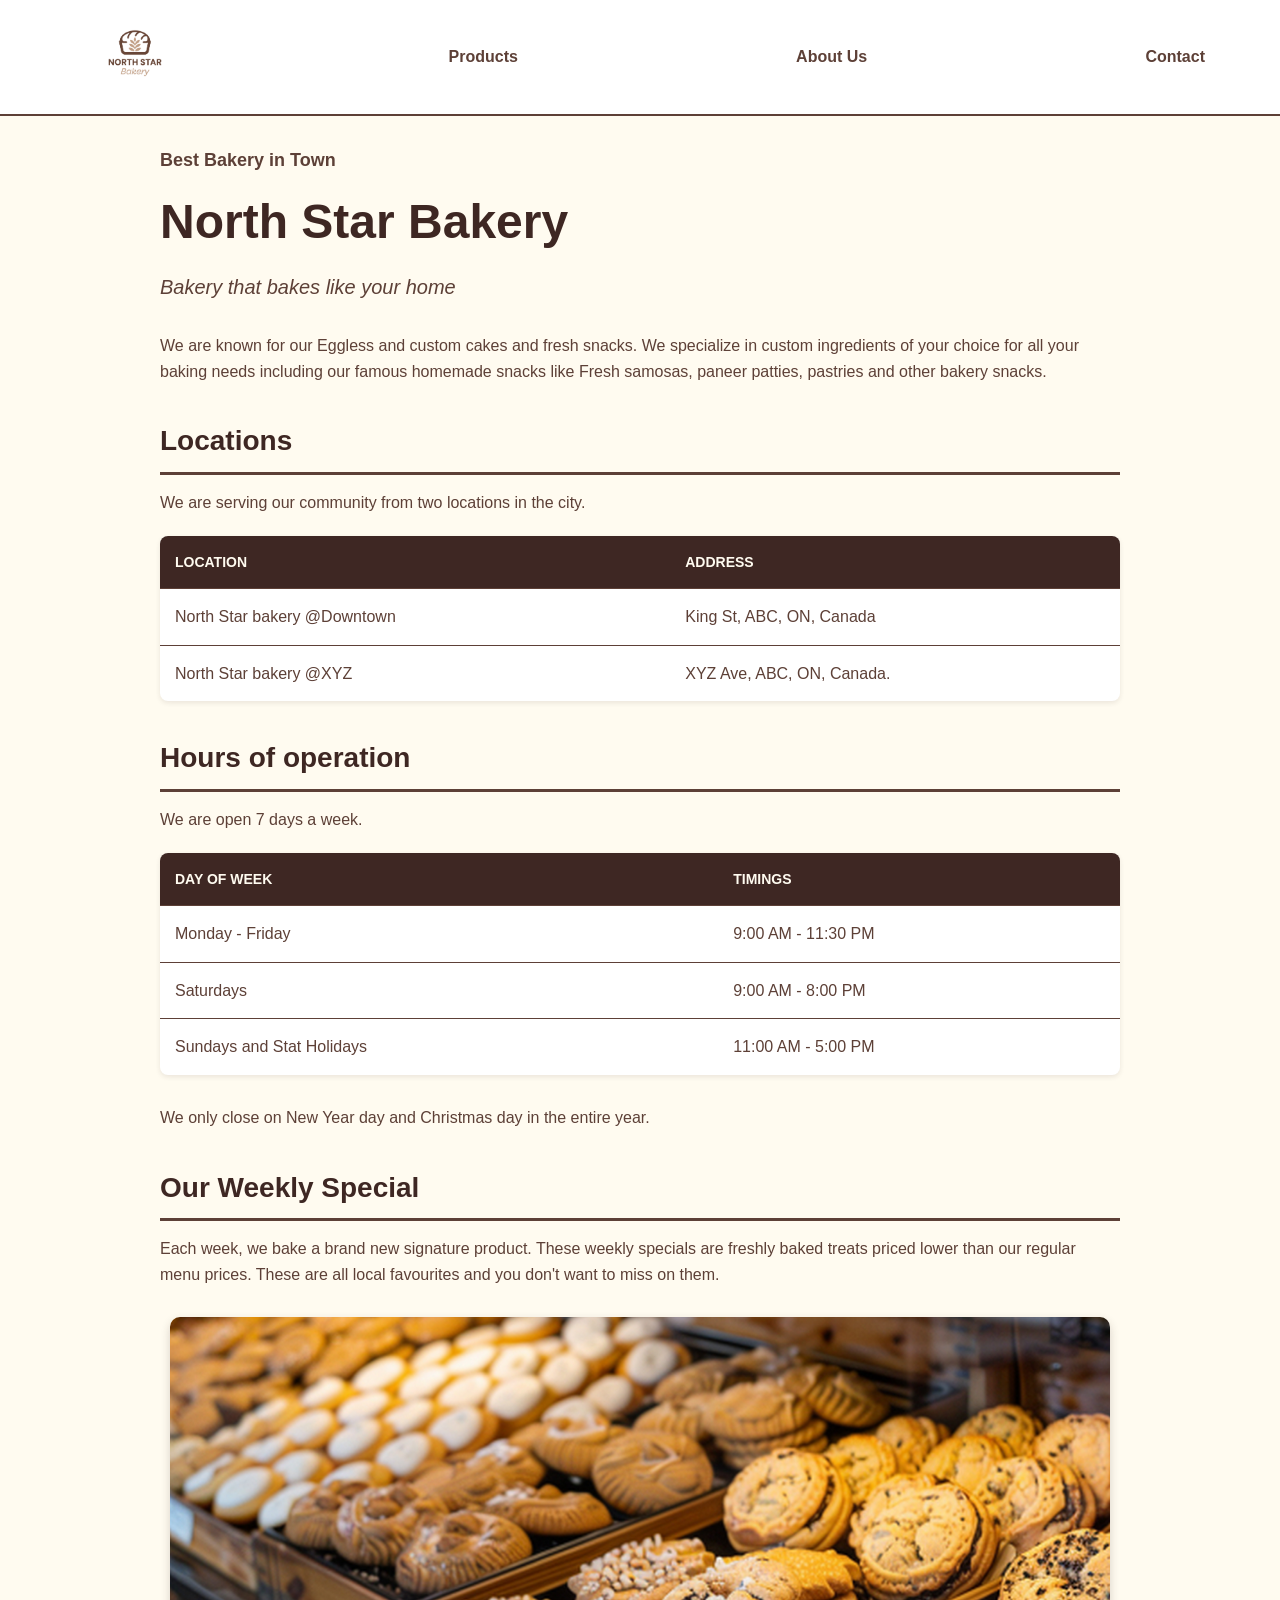
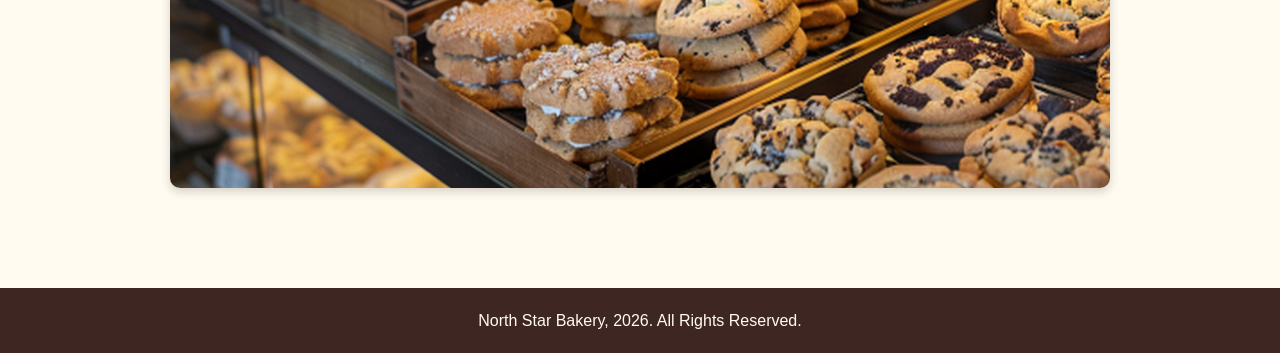
<file: index.html>
<!doctype html>
<html lang="en">
  <head>
    <meta charset="UTF-8" />
    <meta name="viewport" content="width=device-width, initial-scale=1.0" />
    <title>North Star Bakery</title>
    <link rel="stylesheet" href="style.css" />
  </head>
  <body>
    <header>
      <nav>
        <a href="index.html">
          <img
            src="images/bakery-logo_c.png"
            alt="North Star Bakery Home"
            width="100"
          />
        </a>
        <a href="pages/products.html">Products</a>
        <a href="pages/about.html">About Us</a>
        <a href="pages/contact.html">Contact</a>
      </nav>
    </header>
    <main>
      <!-- Welcome message -->
      <p>Best Bakery in Town</p>
      <h1>North Star Bakery</h1>
      <p>Bakery that bakes like your home</p>
      <!-- Summary -->
      <p>
        We are known for our Eggless and custom cakes and fresh snacks. We
        specialize in custom ingredients of your choice for all your baking
        needs including our famous homemade snacks like Fresh samosas, paneer
        patties, pastries and other bakery snacks.
      </p>
      <!-- Location -->
      <h2>Locations</h2>
      <p>We are serving our community from two locations in the city.</p>
      <table>
        <tr>
          <th>Location</th>
          <th>Address</th>
        </tr>
        <tr>
          <td>North Star bakery @Downtown&emsp;</td>
          <td>King St, ABC, ON, Canada</td>
        </tr>
        <tr>
          <td>North Star bakery @XYZ</td>
          <td>XYZ Ave, ABC, ON, Canada.</td>
        </tr>
      </table>
      <!-- Hours and location snippets -->
      <h2>Hours of operation</h2>
      <p>We are open 7 days a week.</p>
      <table>
        <tr>
          <th>Day of week</th>
          <th>Timings</th>
        </tr>
        <tr>
          <td>Monday - Friday&emsp;</td>
          <td>9:00 AM - 11:30 PM</td>
        </tr>
        <tr>
          <td>Saturdays</td>
          <td>9:00 AM - 8:00 PM</td>
        </tr>
        <tr>
          <td>Sundays and Stat Holidays&emsp;</td>
          <td>11:00 AM - 5:00 PM</td>
        </tr>
      </table>
      <p>We only close on New Year day and Christmas day in the entire year.</p>
      <!-- featured item of the week -->
      <h2>Our Weekly Special</h2>
      <p>
        Each week, we bake a brand new signature product. These weekly specials
        are freshly baked treats priced lower than our regular menu prices.
        These are all local favourites and you don't want to miss on them.
      </p>
      <picture>
        <source
          srcset="images/bakery-feature-large_c.png"
          media="(width > 480px)"
        />
        <img
          src="images/bakery-feature-small_c.png"
          alt="Featured baked items displayed in the baker's rack"
          style="max-width: 98%; object-fit: fill"
        />
      </picture>
    </main>
    <footer>
      <p>North Star Bakery, 2026. All Rights Reserved.</p>
    </footer>
  </body>
</html>
</file>
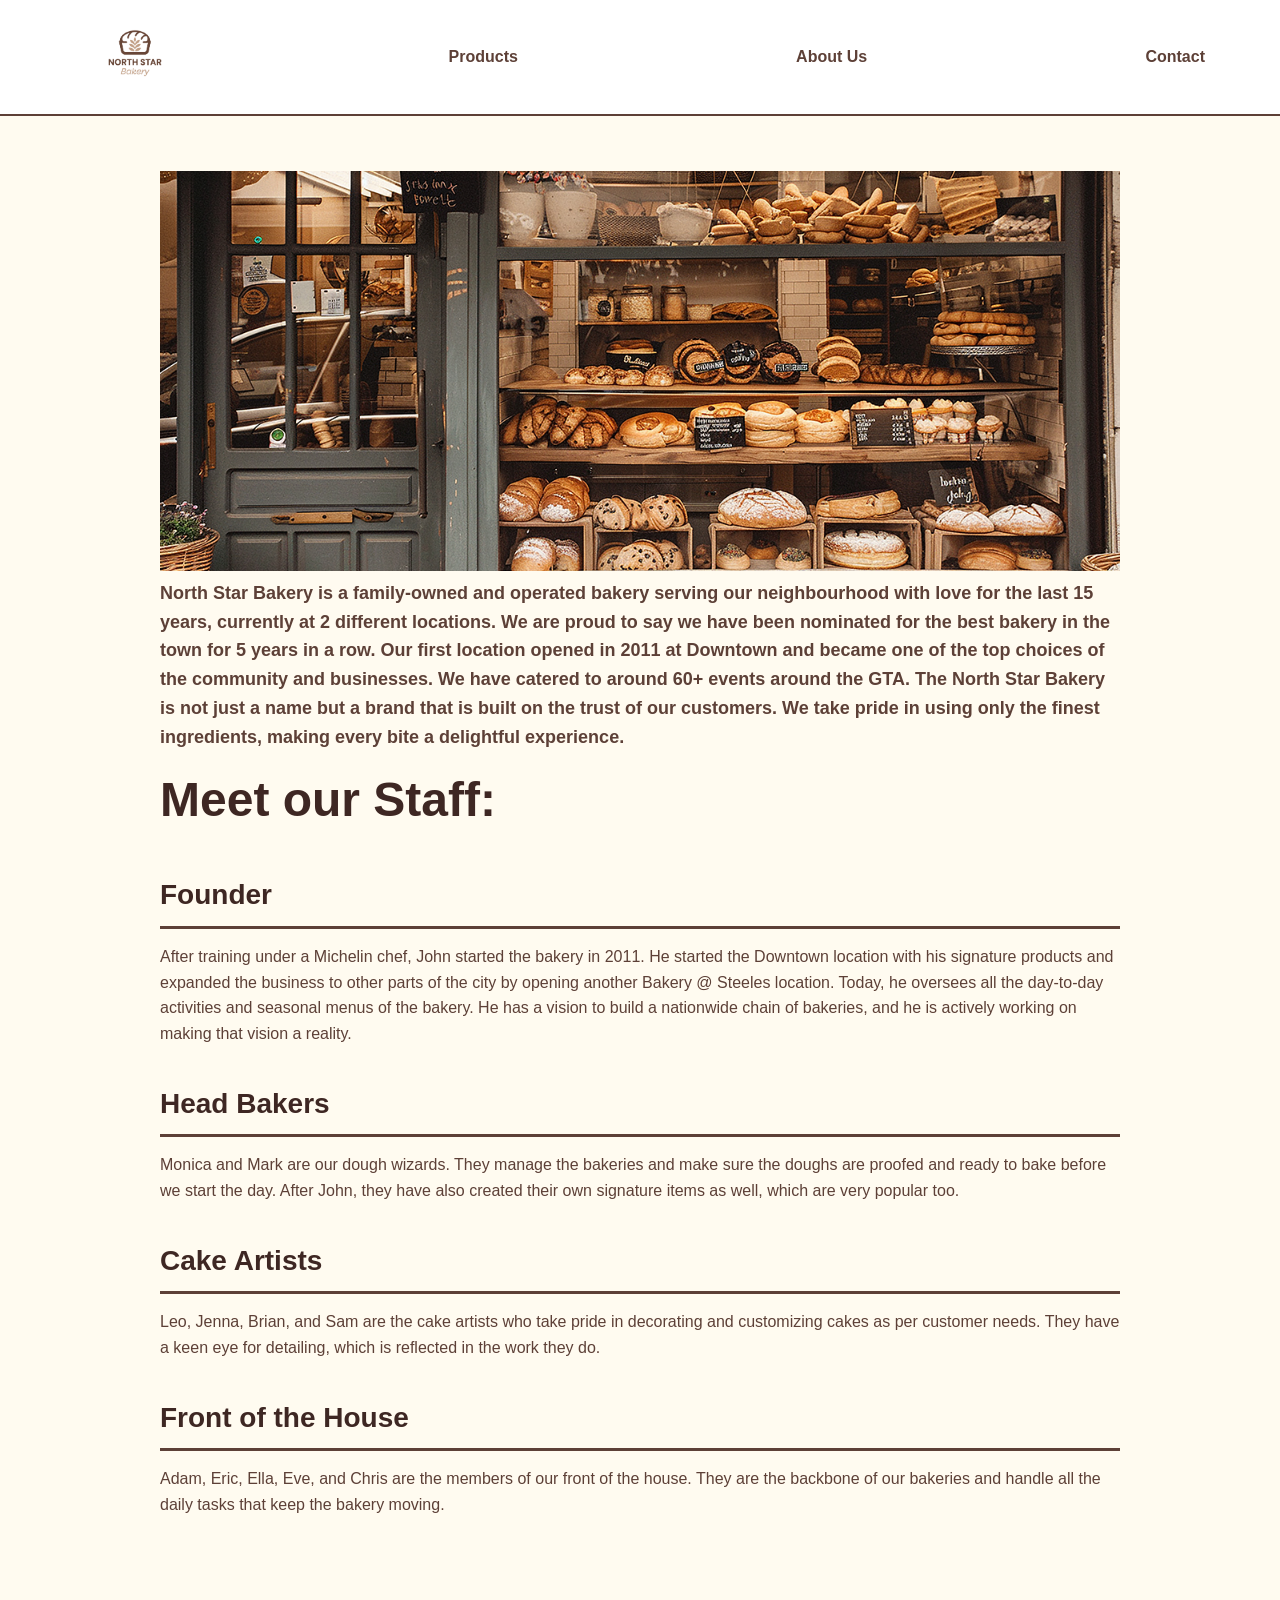
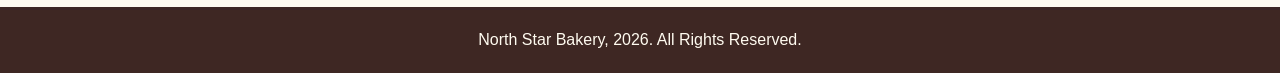
<file: pages/about.html>
<!doctype html>
<html lang="en">
  <head>
    <meta charset="UTF-8" />
    <meta name="viewport" content="width=device-width, initial-scale=1.0" />
    <title>About Us</title>
    <link rel="stylesheet" href="../style.css" />
  </head>
  <body>
    <header>
      <nav>
        <a href="../index.html">
          <img
            src="../images/bakery-logo_c.png"
            alt="North Star Bakery Home"
            width="100"
          />
        </a>
        <a href="products.html">Products</a>
        <a href="about.html">About Us</a>
        <a href="contact.html">Contact</a>
      </nav>
    </header>
    <main>
      <br />
      <img
        src="../images/bakery-storefront_c.png"
        width="100%"
        height="400"
        style="object-fit: cover"
        alt="Bakery Store front"
      />
      <p>
        North Star Bakery is a family-owned and operated bakery serving our
        neighbourhood with love for the last 15 years, currently at 2 different
        locations. We are proud to say we have been nominated for the best
        bakery in the town for 5 years in a row. Our first location opened in
        2011 at Downtown and became one of the top choices of the community and
        businesses. We have catered to around 60+ events around the GTA. The
        North Star Bakery is not just a name but a brand that is built on the
        trust of our customers. We take pride in using only the finest
        ingredients, making every bite a delightful experience.
      </p>

      <h1>Meet our Staff:</h1>

      <h2>Founder</h2>
      <p>
        After training under a Michelin chef, John started the bakery in 2011.
        He started the Downtown location with his signature products and
        expanded the business to other parts of the city by opening another
        Bakery @ Steeles location. Today, he oversees all the day-to-day
        activities and seasonal menus of the bakery. He has a vision to build a
        nationwide chain of bakeries, and he is actively working on making that
        vision a reality.
      </p>

      <h2>Head Bakers</h2>
      <p>
        Monica and Mark are our dough wizards. They manage the bakeries and make
        sure the doughs are proofed and ready to bake before we start the day.
        After John, they have also created their own signature items as well,
        which are very popular too.
      </p>

      <h2>Cake Artists</h2>
      <p>
        Leo, Jenna, Brian, and Sam are the cake artists who take pride in
        decorating and customizing cakes as per customer needs. They have a keen
        eye for detailing, which is reflected in the work they do.
      </p>

      <h2>Front of the House</h2>
      <p>
        Adam, Eric, Ella, Eve, and Chris are the members of our front of the
        house. They are the backbone of our bakeries and handle all the daily
        tasks that keep the bakery moving.
      </p>
    </main>
    <footer>
      <p>North Star Bakery, 2026. All Rights Reserved.</p>
    </footer>
  </body>
</html>
</file>
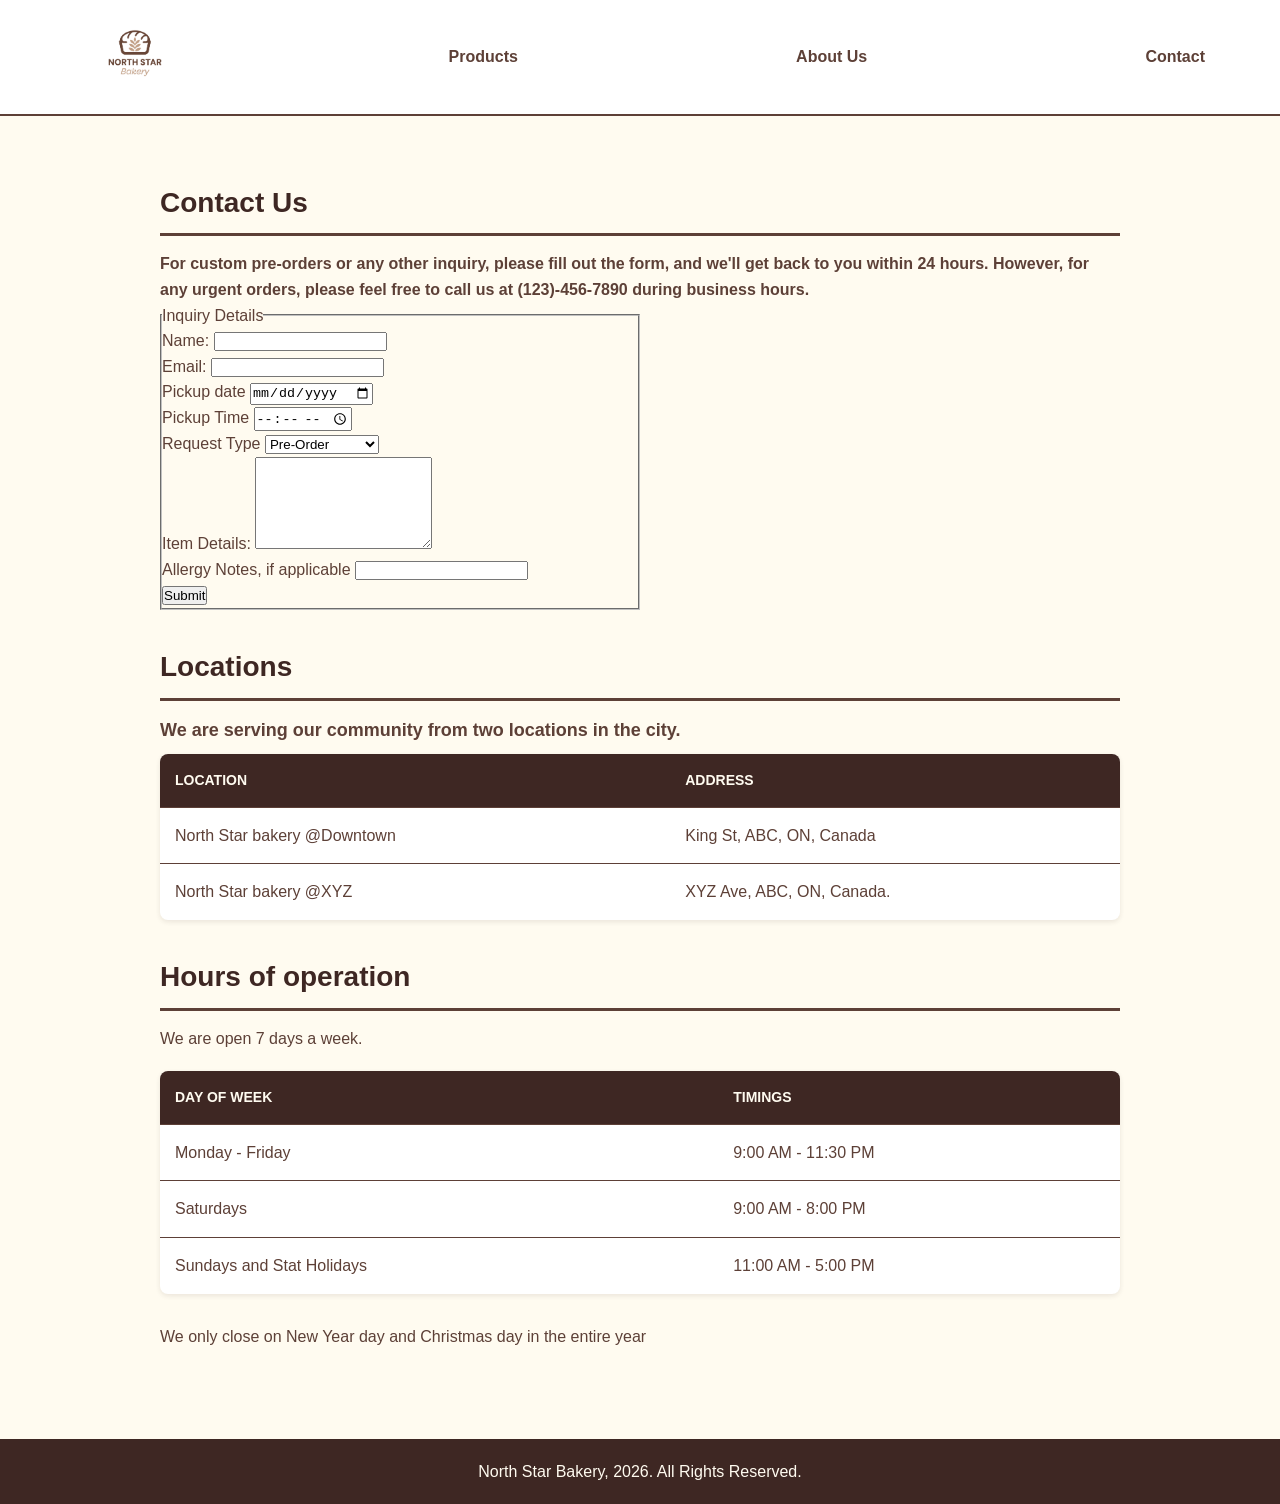
<file: pages/contact.html>
<!doctype html>
<html lang="en">
  <head>
    <meta charset="UTF-8" />
    <meta name="viewport" content="width=device-width, initial-scale=1.0" />
    <title>Contact</title>
    <link rel="stylesheet" href="../style.css" />
  </head>
  <body>
    <header>
      <nav>
        <a href="../index.html">
          <img
            src="../images/bakery-logo_c.png"
            alt="North Star Bakery Home"
            width="100"
          />
        </a>
        <a href="products.html">Products</a>
        <a href="about.html">About Us</a>
        <a href="contact.html">Contact</a>
      </nav>
    </header>
    <main>
      <h2>Contact Us</h2>
      <h4>
        For custom pre-orders or any other inquiry, please fill out the form,
        and we'll get back to you within 24 hours. However, for any urgent
        orders, please feel free to call us at (123)-456-7890 during business
        hours.
      </h4>
      <form action="#" method="POST" id="inquiry-form" style="max-width: 480px">
        <fieldset>
          <legend>Inquiry Details</legend>
          <div>
            <label for="name">Name:</label>
            <input type="text" id="name" name="name" required />
          </div>
          <div>
            <label for="email">Email:</label>
            <input type="email" id="email" name="email" required />
          </div>
          <div>
            <label for="pick-up-date">Pickup date</label>
            <input type="date" id="pick-up-date" name="pick-up-date" required />
          </div>
          <div>
            <label for="pick-up-time">Pickup Time</label>
            <input type="time" id="pick-up-time" name="pick-up-time" required />
          </div>
          <div>
            <label for="inquiry-type">Request Type</label>
            <select id="inquiry-type" name="inquiry-type">
              <option value="pre-order" selected>Pre-Order</option>
              <option value="general-inquiry">General Inquiry</option>
            </select>
          </div>
          <div>
            <label for="item-details">Item Details:</label>
            <textarea
              id="item-details"
              name="item-details"
              rows="6"
              required
            ></textarea>
          </div>
          <div>
            <label for="notes">Allergy Notes, if applicable</label>
            <input type="text" id="notes" name="notes" />
          </div>
          <button type="submit">Submit</button>
        </fieldset>
      </form>
      <h2>Locations</h2>
      <p>We are serving our community from two locations in the city.</p>
      <table>
        <tr>
          <th>Location</th>
          <th>Address</th>
        </tr>
        <tr>
          <td>North Star bakery @Downtown&emsp;</td>
          <td>King St, ABC, ON, Canada</td>
        </tr>
        <tr>
          <td>North Star bakery @XYZ</td>
          <td>XYZ Ave, ABC, ON, Canada.</td>
        </tr>
      </table>
      <!-- Hours and location snippets -->
      <h2>Hours of operation</h2>
      <p>We are open 7 days a week.</p>
      <table>
        <tr>
          <th>Day of week</th>
          <th>Timings</th>
        </tr>
        <tr>
          <td>Monday - Friday&emsp;</td>
          <td>9:00 AM - 11:30 PM</td>
        </tr>
        <tr>
          <td>Saturdays</td>
          <td>9:00 AM - 8:00 PM</td>
        </tr>
        <tr>
          <td>Sundays and Stat Holidays&emsp;</td>
          <td>11:00 AM - 5:00 PM</td>
        </tr>
      </table>
      <p>We only close on New Year day and Christmas day in the entire year</p>
    </main>
    <footer>
      <p>North Star Bakery, 2026. All Rights Reserved.</p>
    </footer>
  </body>
</html>
</file>
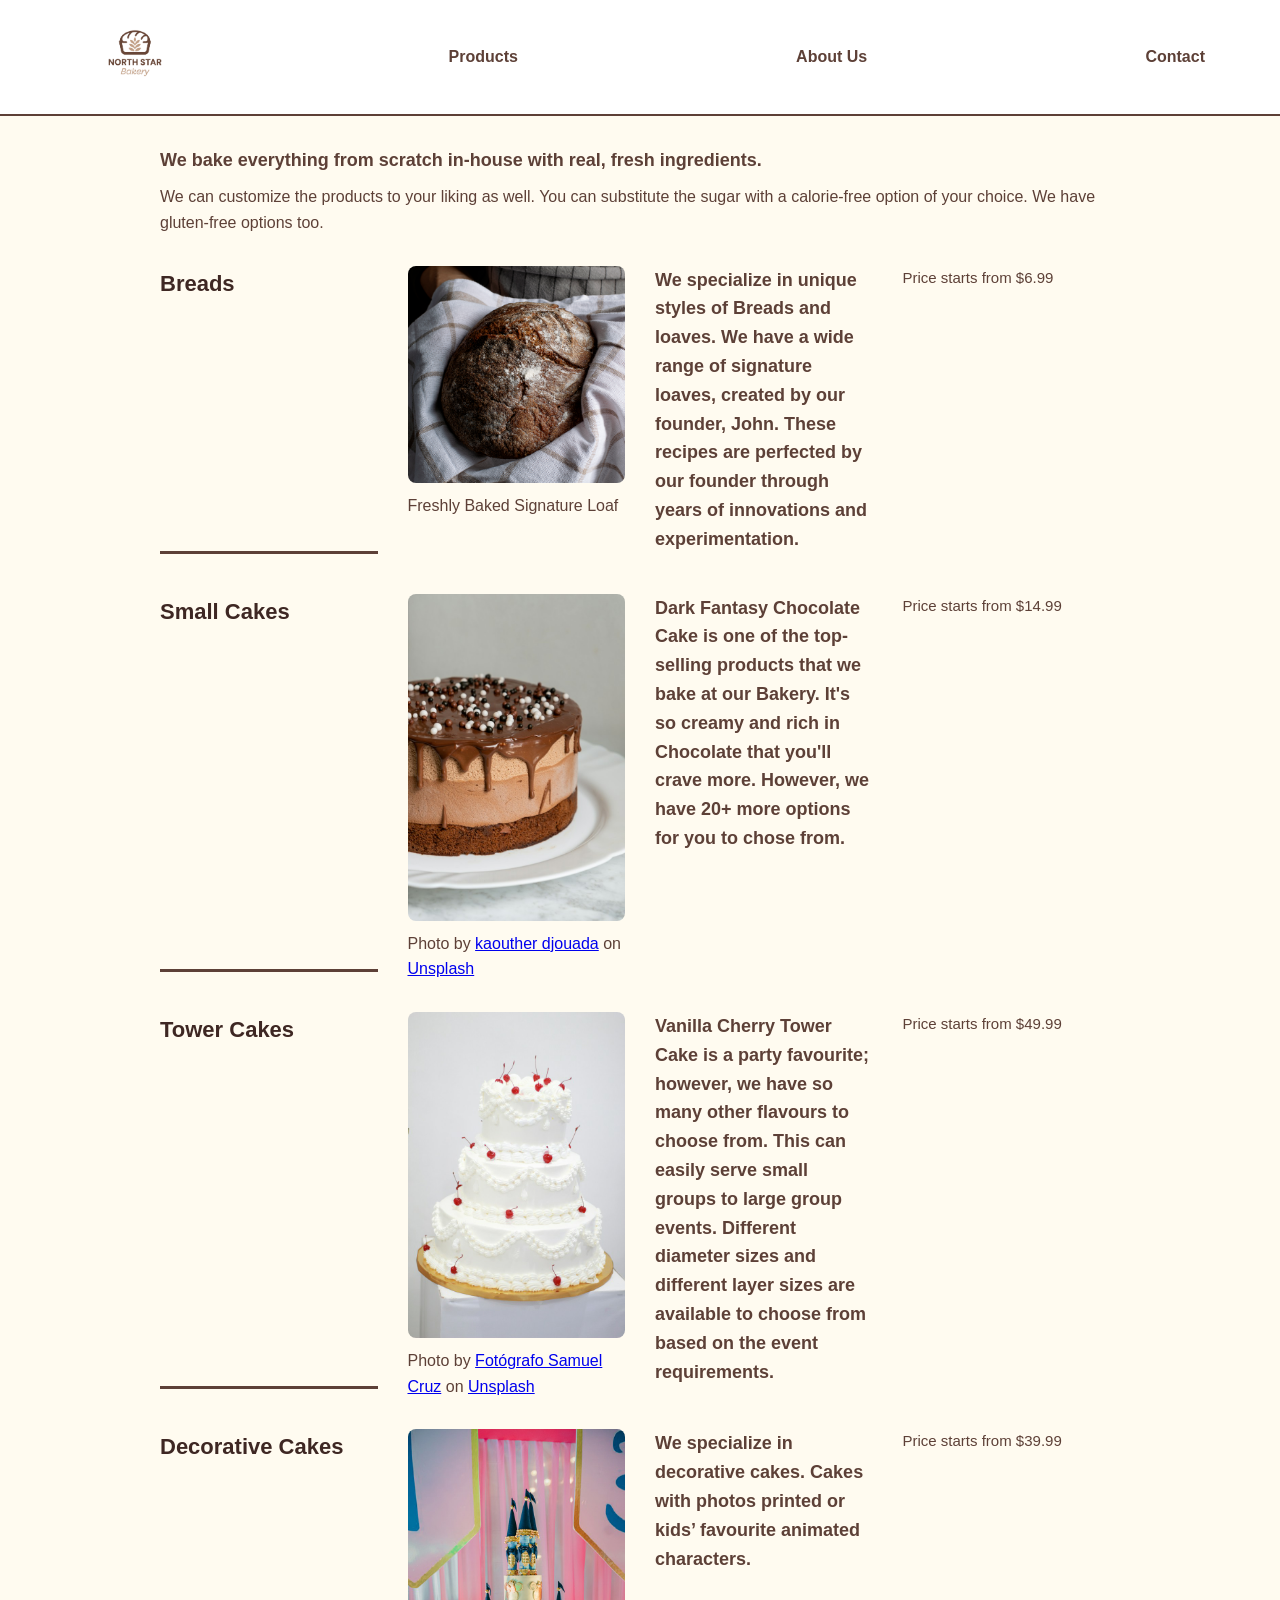
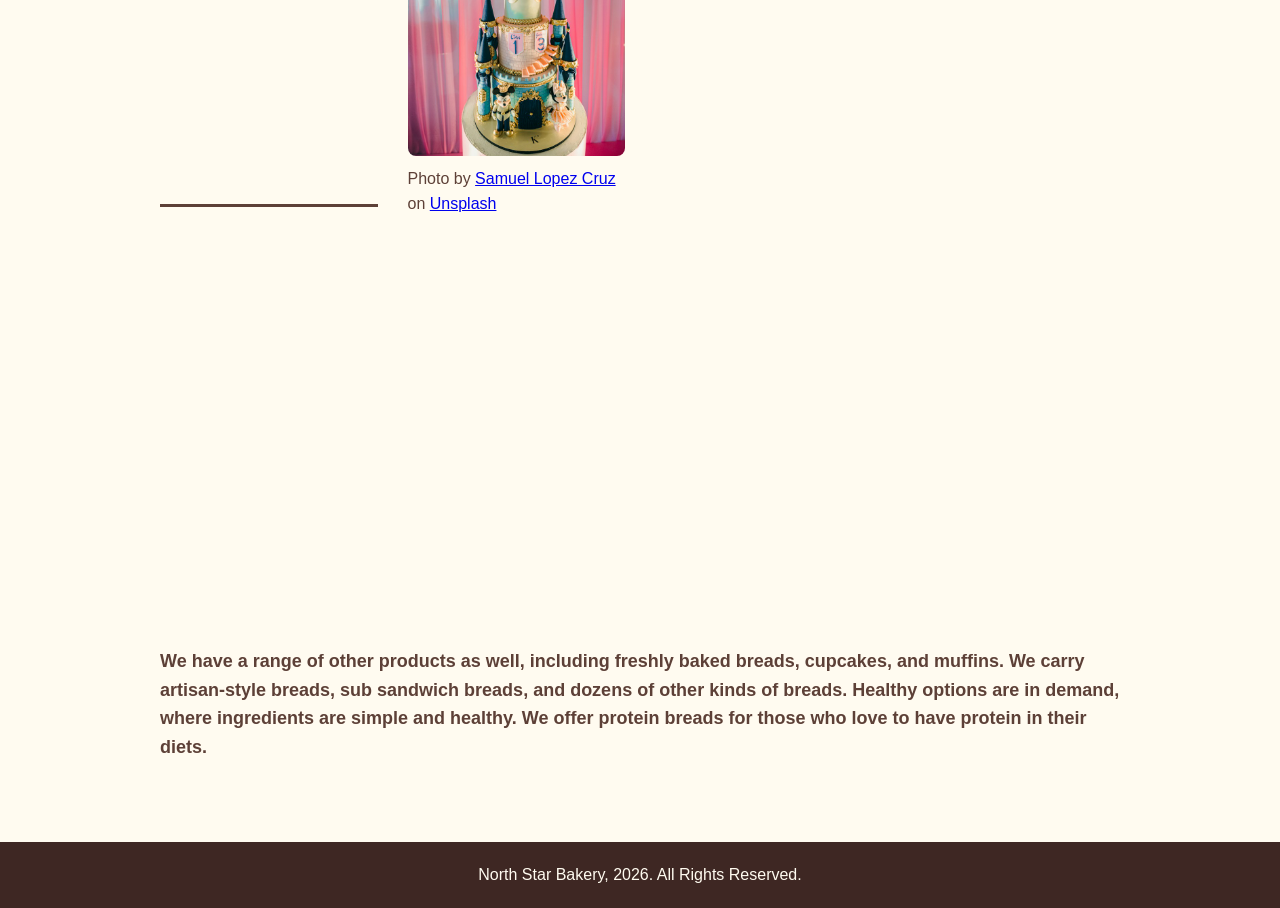
<file: pages/products.html>
<!doctype html>
<html lang="en">
  <head>
    <meta charset="UTF-8" />
    <meta name="viewport" content="width=device-width, initial-scale=1.0" />
    <title>Products</title>
    <link rel="stylesheet" href="../style.css" />
  </head>
  <body>
    <header>
      <nav>
        <a href="../index.html">
          <img
            src="../images/bakery-logo_c.png"
            alt="North Star Bakery Home"
            width="100"
          />
        </a>
        <a href="products.html">Products</a>
        <a href="about.html">About Us</a>
        <a href="contact.html">Contact</a>
      </nav>
    </header>
    <main>
      <p>
        We bake everything from scratch in-house with real, fresh ingredients.
      </p>
      <p>
        We can customize the products to your liking as well. You can substitute
        the sugar with a calorie-free option of your choice. We have gluten-free
        options too.
      </p>
      <div>
        <h2>Breads</h2>
        <figure>
          <img
            src="../images/bakery-signature-loaf_c.png"
            alt="Baker is holding a freshly baked Signature Loaf"
            width="300"
            height="300"
          />
          <figcaption>Freshly Baked Signature Loaf</figcaption>
        </figure>
        <p>
          We specialize in unique styles of Breads and loaves. We have a wide
          range of signature loaves, created by our founder, John. These recipes
          are perfected by our founder through years of innovations and
          experimentation.
        </p>
        <p>Price starts from $6.99</p>
      </div>
      <div>
        <h2>Small Cakes</h2>
        <figure>
          <img
            src="../images/dark-fantasy-choco-cake.jpg"
            alt="Dark Chocolate Cake displayed in a tray"
            width="300"
            height="300"
          />
          <figcaption>
            Photo by
            <a
              href="https://unsplash.com/@__kaouther_?utm_source=unsplash&utm_medium=referral&utm_content=creditCopyText"
              >kaouther djouada</a
            >
            on
            <a
              href="https://unsplash.com/photos/chocolate-mousse-cake-with-sugar-pearls-hcEDfkiVmMI?utm_source=unsplash&utm_medium=referral&utm_content=creditCopyText"
              >Unsplash
            </a>
          </figcaption>
        </figure>
        <p>
          Dark Fantasy Chocolate Cake is one of the top-selling products that we
          bake at our Bakery. It's so creamy and rich in Chocolate that you'll
          crave more. However, we have 20+ more options for you to chose from.
        </p>
        <p>Price starts from $14.99</p>
      </div>
      <div>
        <h2>Tower Cakes</h2>
        <figure>
          <img
            src="../images/tower-party-cake.jpg"
            alt="3 stacked layered Vanilla cherry flavoured cake on a table"
            width="300"
            height="300"
          />
          <figcaption>
            Photo by
            <a
              href="https://unsplash.com/@fotografosamuelcruz?utm_source=unsplash&utm_medium=referral&utm_content=creditCopyText"
              >Fotógrafo Samuel Cruz</a
            >
            on
            <a
              href="https://unsplash.com/photos/a-three-tiered-white-cake-decorated-with-cherries-7DupffJckx8?utm_source=unsplash&utm_medium=referral&utm_content=creditCopyText"
              >Unsplash</a
            >
          </figcaption>
        </figure>
        <p>
          Vanilla Cherry Tower Cake is a party favourite; however, we have so
          many other flavours to choose from. This can easily serve small groups
          to large group events. Different diameter sizes and different layer
          sizes are available to choose from based on the event requirements.
        </p>
        <p>Price starts from $49.99</p>
      </div>
      <div>
        <h2>Decorative Cakes</h2>
        <figure>
          <img
            src="../images/decorative-special-cake.jpg"
            alt="Disney castle with Disney Characters Decorative Cake on display"
            width="300"
            height="300"
          />
          <figcaption>
            Photo by
            <a
              href="https://unsplash.com/@fotogugu?utm_source=unsplash&utm_medium=referral&utm_content=creditCopyText"
              >Samuel Lopez Cruz</a
            >
            on
            <a
              href="https://unsplash.com/photos/a-multi-tiered-castle-cake-with-mickey-and-minnie-mouse-JVjoiUJM9lI?utm_source=unsplash&utm_medium=referral&utm_content=creditCopyText"
              >Unsplash</a
            >
          </figcaption>
        </figure>
        <p>
          We specialize in decorative cakes. Cakes with photos printed or kids’
          favourite animated characters.
        </p>
        <p>Price starts from $39.99</p>
      </div>
      <div>
        <video
          autoplay
          muted
          playsinline
          aria-label="Freshly Baked hot breads are being removed from the oven."
        >
          <source
            src="../assets/videos/bakery-behind-scenes_c.mp4"
            type="video/mp4"
          />
          <p>HTML5 video is not supported by your browser</p>
        </video>
        <p>
          We have a range of other products as well, including freshly baked
          breads, cupcakes, and muffins. We carry artisan-style breads, sub
          sandwich breads, and dozens of other kinds of breads. Healthy options
          are in demand, where ingredients are simple and healthy. We offer
          protein breads for those who love to have protein in their diets.
        </p>
      </div>
    </main>
    <footer>
      <p>North Star Bakery, 2026. All Rights Reserved.</p>
    </footer>
  </body>
</html>
</file>
<file: style.css>
* {
  margin: 0;
  padding: 0;
  box-sizing: border-box;
}

body {
  font-family: Arial, sans-serif;
  line-height: 1.6;
  color: #5d4037;
  background-color: #fffbf0;
}


/* header & nav */
header {
  background-color: #fff;
  padding: 15px 0;
  border-bottom: 2px solid #5d4037;
  position: sticky;
  top: 0;
  z-index: 100;
}

nav {
  display: flex;
  align-items: center;
  justify-content: space-between;
  max-width: 1200px;
  margin: 0 auto;
  padding: 0 20px;
}

nav img {
  height: 60px;
  width: auto;
}

nav a {
  text-decoration: none;
  color: #5d4037;
  font-weight: bold;
  margin-left: 25px;
  font-size: 16px;
  padding: 8px 15px;
  border-radius: 5px;
  transition: background-color 0.3s ease;
}

nav a:hover {
  background-color: #fffbf0;
}


/* main content */
main {
  max-width: 1000px;
  margin: 0 auto;
  padding: 30px 20px;
}

main p:first-of-type {
  font-size: 18px;
  font-weight: bold;
  color: #5d4037;
  margin-bottom: 10px;
}

h1 {
  font-size: 48px;
  color: #3e2723;
  margin-bottom: 10px;
  font-weight: bold;
}

main h1 + p {
  font-size: 20px;
  color: #5d4037;
  margin-bottom: 30px;
  font-style: italic;
}

main p {
  margin-bottom: 20px;
  font-size: 16px;
}

h2 {
  font-size: 28px;
  color: #3e2723;
  margin: 35px 0 15px 0;
  border-bottom: 3px solid #5d4037;
  padding-bottom: 8px;
}

/* table style.. */
table {
  width: 100%;
  border-collapse: collapse;
  margin-bottom: 30px;
  background-color: #fff;
  border-radius: 8px;
  overflow: hidden;
  box-shadow: 0 2px 5px rgba(62, 39, 35, 0.1);
}

th, td {
  padding: 15px;
  text-align: left;
  border-bottom: 1px solid #5d4037;
}

th {
  background-color: #3e2723;
  color: #fffbf0;
  font-weight: bold;
  text-transform: uppercase;
  font-size: 14px;
}

tr:last-child td {
  border-bottom: none;
}

tr:hover {
  background-color: #fffbf0;
}

/* hero item */
main picture {
  text-align: center;
  margin: 30px 0;
  display: block;
}

main picture img {
  max-width: 100%;
  height: auto;
  border-radius: 10px;
  box-shadow: 0 4px 10px rgba(62, 39, 35, 0.2);
  display: block;
  margin: 0 auto;
}

/* footer stye */
footer {
  background-color: #3e2723;
  color: #fffbf0;
  text-align: center;
  padding: 20px;
  margin-top: 40px;
}

main > div {
  display: grid;
  grid-template-columns: repeat(auto-fit, minmax(280px, 1fr));
  gap: 30px;
  margin-top: 30px;
}

main > div:last-child {
  grid-column: 1 / -1;
  display: flex;
  flex-direction: column;
  align-items: center;
}

/* desktop4 columns */
@media (min-width: 1024px) {
  main > div {
    grid-template-columns: repeat(4, 1fr);
  }
}

/* 2 columns desktop */
@media (min-width: 768px) and (max-width: 1023px) {
  main > div {
    grid-template-columns: repeat(2, 1fr);
  }
}

/* Mobile - only single column */
@media (max-width: 767px) {
  main > div {
    grid-template-columns: 1fr;
  }
}

main > div img {
  max-width: 100%;
  height: auto;
  border-radius: 8px;
  margin-bottom: 10px;
  display: block;
  margin-left: auto;
  margin-right: auto;
}

main > div h2 {
  margin-top: 0;
  margin-bottom: 10px;
  font-size: 22px;
}

main > div p {
  margin-bottom: 10px;
  font-size: 15px;
}

main > div:last-child video {
  max-width: 700px;           
  max-height: 400px;         
  width: 100%;              
  height: auto;              
  display: block;           
  margin: 0 auto 20px auto;  
}

/* media query for mobile styles. */
@media (max-width: 768px) {
  nav {
    flex-direction: column;
    gap: 15px;
    align-items: center;
  }

  nav a {
    margin-left: 0;
    margin-bottom: 5px;
    width: 100%;
    text-align: center;
  }

  h1 {
    font-size: 36px;
  }

  h2 {
    font-size: 24px;
  }

  main {
    padding: 20px 15px;
  }

  th, td {
    padding: 12px;
    font-size: 14px;
  }

  table {
    font-size: 14px;
  }

  main picture img {
    width: 100%;
  }
}

@media (max-width: 480px) {
  h1 {
    font-size: 30px;
  }

  h2 {
    font-size: 22px;
  }

  nav a {
    font-size: 14px;
    padding: 6px 12px;
  }
}
</file>
